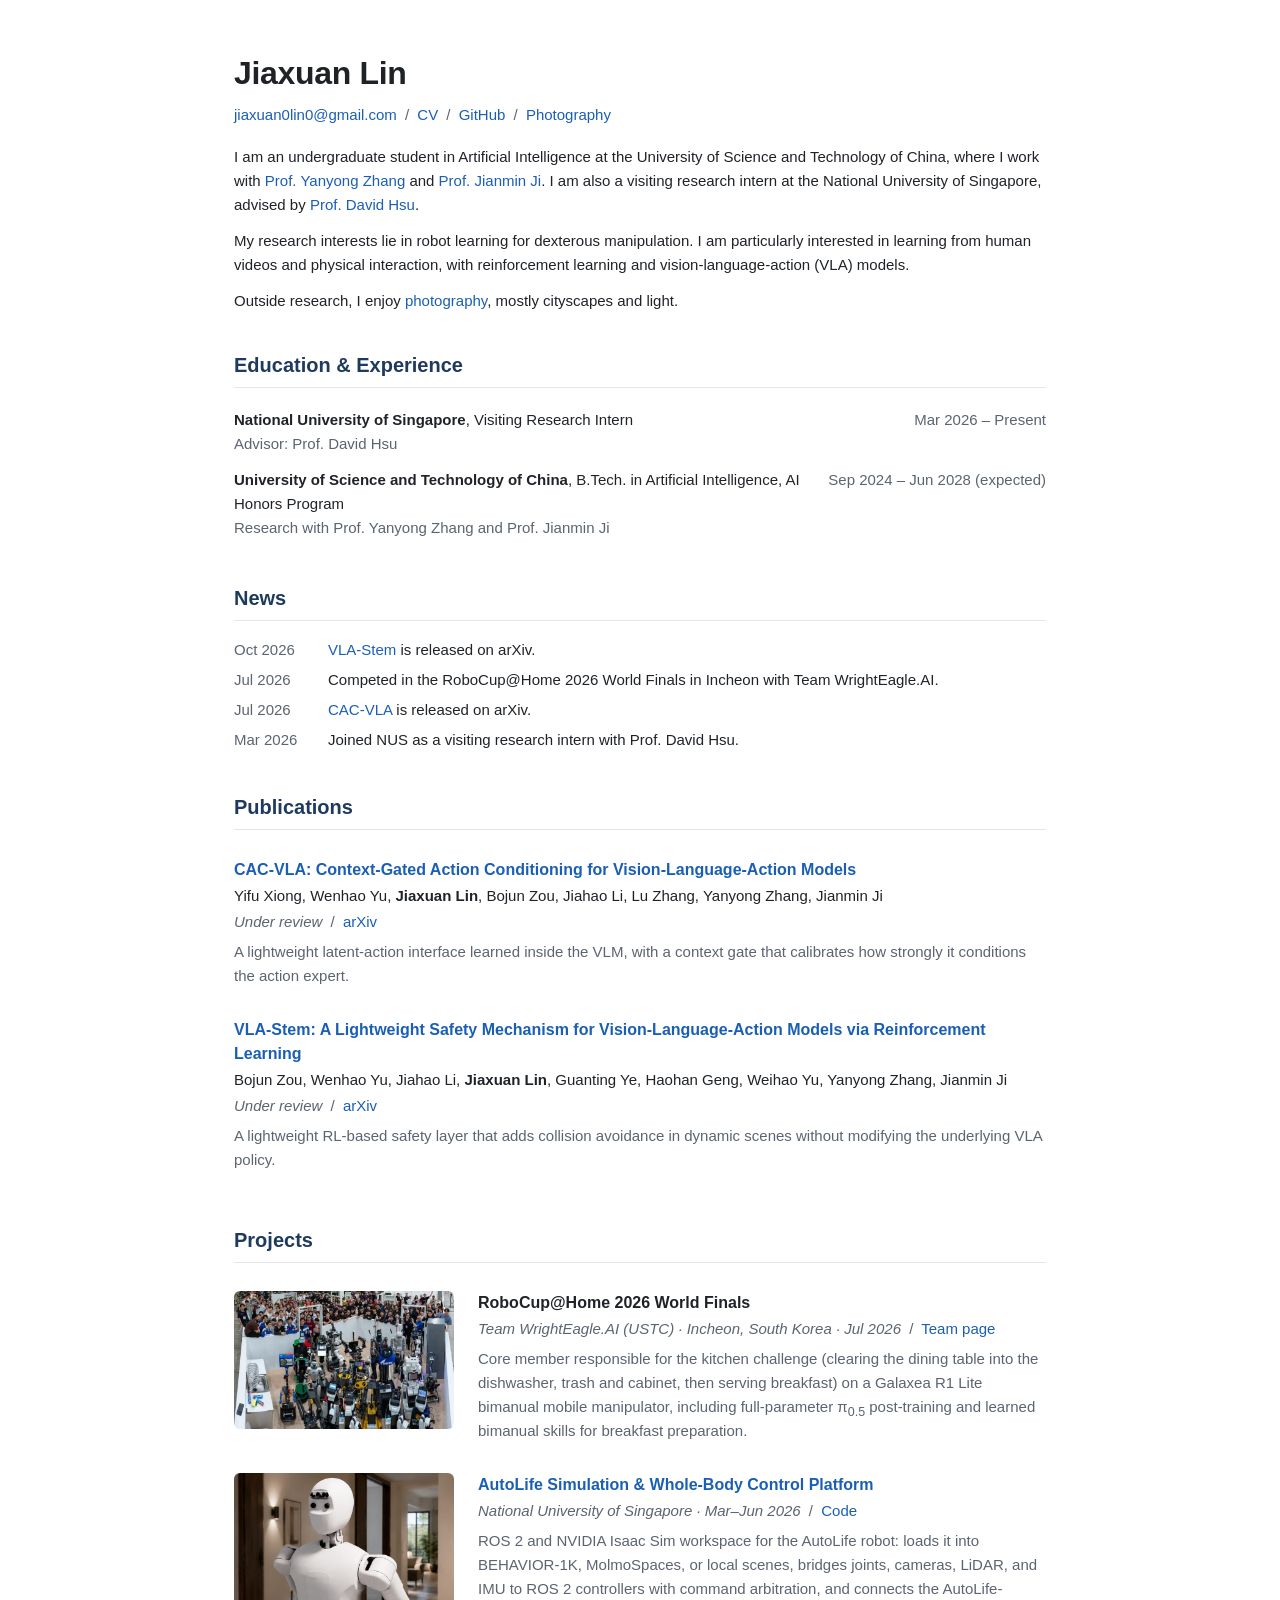
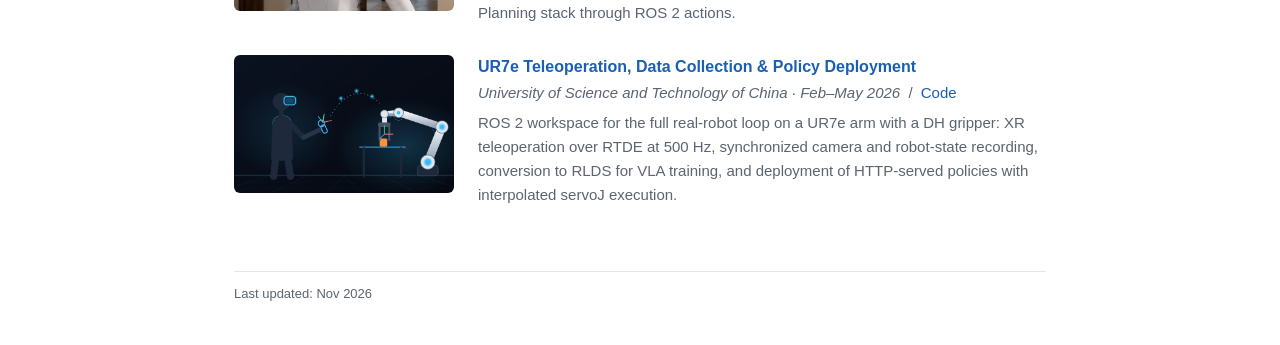
<file: index.html>
<!DOCTYPE html>
<html lang="en">
<head>
  <meta charset="utf-8">
  <meta name="viewport" content="width=device-width, initial-scale=1">
  <title>Jiaxuan Lin</title>
  <meta name="description" content="Jiaxuan Lin — undergraduate researcher in robot learning for dexterous manipulation (USTC, NUS).">
  <meta name="author" content="Jiaxuan Lin">
  <link rel="icon" href="data:,">
  <link rel="canonical" href="https://jiaxuan0lin0.github.io/">
  <meta property="og:type" content="website">
  <meta property="og:url" content="https://jiaxuan0lin0.github.io/">
  <meta property="og:title" content="Jiaxuan Lin">
  <meta property="og:description" content="Undergraduate researcher in robot learning for dexterous manipulation (USTC, NUS).">
  <link rel="stylesheet" href="stylesheet.css">
</head>
<body>
<main class="page">

  <!-- ================= HEADER ================= -->
  <header class="intro">
    <h1>Jiaxuan Lin</h1>
    <p class="links">
      <a id="email-link" href="#">Email</a><noscript> (jiaxuan0lin0 [at] gmail [dot] com)</noscript> <span class="dot">/</span>
      <a href="files/Jiaxuan_Lin_CV.pdf">CV</a> <span class="dot">/</span>
      <a href="https://github.com/jiaxuan0lin0">GitHub</a> <span class="dot">/</span>
      <a href="photography.html">Photography</a>
      <!-- Add when ready:
      <span class="dot">/</span> <a href="https://scholar.google.com/citations?user=YOUR-ID">Google Scholar</a>
      -->
    </p>
    <p>
      I am an undergraduate student in Artificial Intelligence at the
      University of Science and Technology of China, where I work with
      <a href="https://faculty.ustc.edu.cn/zhangyanyong/en/index.htm">Prof. Yanyong Zhang</a> and <a href="http://staff.ustc.edu.cn/~jianmin/">Prof. Jianmin Ji</a>. I am also a visiting research intern at the
      National University of Singapore, advised by
      <a href="https://www.comp.nus.edu.sg/~dyhsu/">Prof. David Hsu</a>.
    </p>
    <p>
      My research interests lie in robot learning for dexterous manipulation. I am particularly
      interested in learning from human videos and physical interaction, with reinforcement
      learning and vision-language-action (VLA) models.
    </p>
    <p>
      Outside research, I enjoy <a href="photography.html">photography</a>, mostly cityscapes and light.
    </p>
  </header>

  <!-- ================= EDUCATION & EXPERIENCE ================= -->
  <section>
    <h2>Education &amp; Experience</h2>
    <ul class="timeline">
      <li>
        <div><strong>National University of Singapore</strong>, Visiting Research Intern<br>
          <span class="muted">Advisor: Prof. David Hsu</span></div>
        <span class="when">Mar 2026 &ndash; Present</span>
      </li>
      <li>
        <div><strong>University of Science and Technology of China</strong>, B.Tech. in Artificial Intelligence, AI Honors Program<br>
          <span class="muted">Research with Prof. Yanyong Zhang and Prof. Jianmin Ji</span></div>
        <span class="when">Sep 2024 &ndash; Jun 2028 (expected)</span>
      </li>
    </ul>
  </section>

  <!-- ================= NEWS ================= -->
  <section>
    <h2>News</h2>
    <ul class="news">
      <li><span class="date">Oct 2026</span> <span><a href="https://arxiv.org/abs/2610.37378">VLA-Stem</a> is released on arXiv.</span></li>
      <li><span class="date">Jul 2026</span> <span>Competed in the RoboCup@Home 2026 World Finals in Incheon with Team WrightEagle.AI.</span></li>
      <li><span class="date">Jul 2026</span> <span><a href="https://arxiv.org/abs/2607.04816">CAC-VLA</a> is released on arXiv.</span></li>
      <li><span class="date">Mar 2026</span> <span>Joined NUS as a visiting research intern with Prof. David Hsu.</span></li>
    </ul>
  </section>

  <!-- ================= PUBLICATIONS ================= -->
  <!-- To add a thumbnail later, put <div class="thumb"><img src="images/..."></div>
       as the first child of the <article>, as in the Projects section. -->
  <section>
    <h2>Publications</h2>

    <article class="item">
      <div class="item-text">
        <a class="title" href="https://arxiv.org/abs/2607.04816">CAC-VLA: Context-Gated Action Conditioning for Vision-Language-Action Models</a>
        <p class="authors">Yifu Xiong, Wenhao Yu, <strong>Jiaxuan Lin</strong>, Bojun Zou, Jiahao Li, Lu Zhang, Yanyong Zhang, Jianmin Ji</p>
        <p class="meta"><span class="venue">Under review</span> <span class="dot">/</span> <a href="https://arxiv.org/abs/2607.04816">arXiv</a></p>
        <p class="tldr">A lightweight latent-action interface learned inside the VLM, with a context gate that calibrates how strongly it conditions the action expert.</p>
      </div>
    </article>

    <article class="item">
      <div class="item-text">
        <a class="title" href="https://arxiv.org/abs/2610.37378">VLA-Stem: A Lightweight Safety Mechanism for Vision-Language-Action Models via Reinforcement Learning</a>
        <p class="authors">Bojun Zou, Wenhao Yu, Jiahao Li, <strong>Jiaxuan Lin</strong>, Guanting Ye, Haohan Geng, Weihao Yu, Yanyong Zhang, Jianmin Ji</p>
        <p class="meta"><span class="venue">Under review</span> <span class="dot">/</span> <a href="https://arxiv.org/abs/2610.37378">arXiv</a></p>
        <p class="tldr">A lightweight RL-based safety layer that adds collision avoidance in dynamic scenes without modifying the underlying VLA policy.</p>
      </div>
    </article>
  </section>

  <!-- ================= PROJECTS ================= -->
  <section>
    <h2>Projects</h2>

    <article class="item">
      <div class="thumb">
        <a href="images/robocup2026.jpg"><img src="images/robocup2026_thumb.jpg"
           alt="Teams and robots at the RoboCup@Home 2026 World Finals in Incheon" loading="lazy"></a>
      </div>
      <div class="item-text">
        <span class="title">RoboCup@Home 2026 World Finals</span>
        <p class="meta"><span class="venue">Team WrightEagle.AI (USTC) &middot; Incheon, South Korea &middot; Jul 2026</span>
          <span class="dot">/</span> <a href="http://staff.ustc.edu.cn/~jianmin/wrighteagle">Team page</a></p>
        <p class="tldr">Core member responsible for the kitchen challenge (clearing the dining table into the dishwasher, trash and
          cabinet, then serving breakfast) on a Galaxea R1 Lite bimanual mobile manipulator, including full-parameter &pi;<sub>0.5</sub> post-training and learned bimanual skills
          for breakfast preparation.</p>
      </div>
    </article>

    <article class="item">
      <div class="thumb">
        <a href="https://github.com/jiaxuan0lin0/Autolife_Sim"><img src="images/autolife-sim_thumb.jpg"
           alt="The AutoLife humanoid robot in an indoor scene" loading="lazy"></a>
      </div>
      <div class="item-text">
        <a class="title" href="https://github.com/jiaxuan0lin0/Autolife_Sim">AutoLife Simulation &amp; Whole-Body Control Platform</a>
        <p class="meta"><span class="venue">National University of Singapore &middot; Mar&ndash;Jun 2026</span>
          <span class="dot">/</span> <a href="https://github.com/jiaxuan0lin0/Autolife_Sim">Code</a></p>
        <p class="tldr">ROS&nbsp;2 and NVIDIA Isaac Sim workspace for the AutoLife robot: loads it into BEHAVIOR-1K, MolmoSpaces,
          or local scenes, bridges joints, cameras, LiDAR, and IMU to ROS&nbsp;2 controllers with command arbitration,
          and connects the AutoLife-Planning stack through ROS&nbsp;2 actions.</p>
      </div>
    </article>

    <article class="item">
      <div class="thumb">
        <a href="https://github.com/jiaxuan0lin0/UR_ros2"><img src="images/ur-ros2_thumb.jpg"
           alt="Illustration: an operator in an XR headset teleoperates a robot arm" loading="lazy"></a>
      </div>
      <div class="item-text">
        <a class="title" href="https://github.com/jiaxuan0lin0/UR_ros2">UR7e Teleoperation, Data Collection &amp; Policy Deployment</a>
        <p class="meta"><span class="venue">University of Science and Technology of China &middot; Feb&ndash;May 2026</span>
          <span class="dot">/</span> <a href="https://github.com/jiaxuan0lin0/UR_ros2">Code</a></p>
        <p class="tldr">ROS&nbsp;2 workspace for the full real-robot loop on a UR7e arm with a DH gripper: XR teleoperation
          over RTDE at 500&nbsp;Hz, synchronized camera and robot-state recording, conversion to RLDS for VLA training,
          and deployment of HTTP-served policies with interpolated servoJ execution.</p>
      </div>
    </article>
  </section>

  <footer>
    Last updated: Nov 2026
  </footer>

</main>
<script>
  // Assemble the address in the browser so it is not exposed to scrapers.
  (function () {
    var u = "jiaxuan0lin0", d = "gmail.com";
    var el = document.getElementById("email-link");
    if (el) { el.href = "mailto:" + u + "@" + d; el.textContent = u + "@" + d; }
  })();
</script>
</body>
</html>
</file>
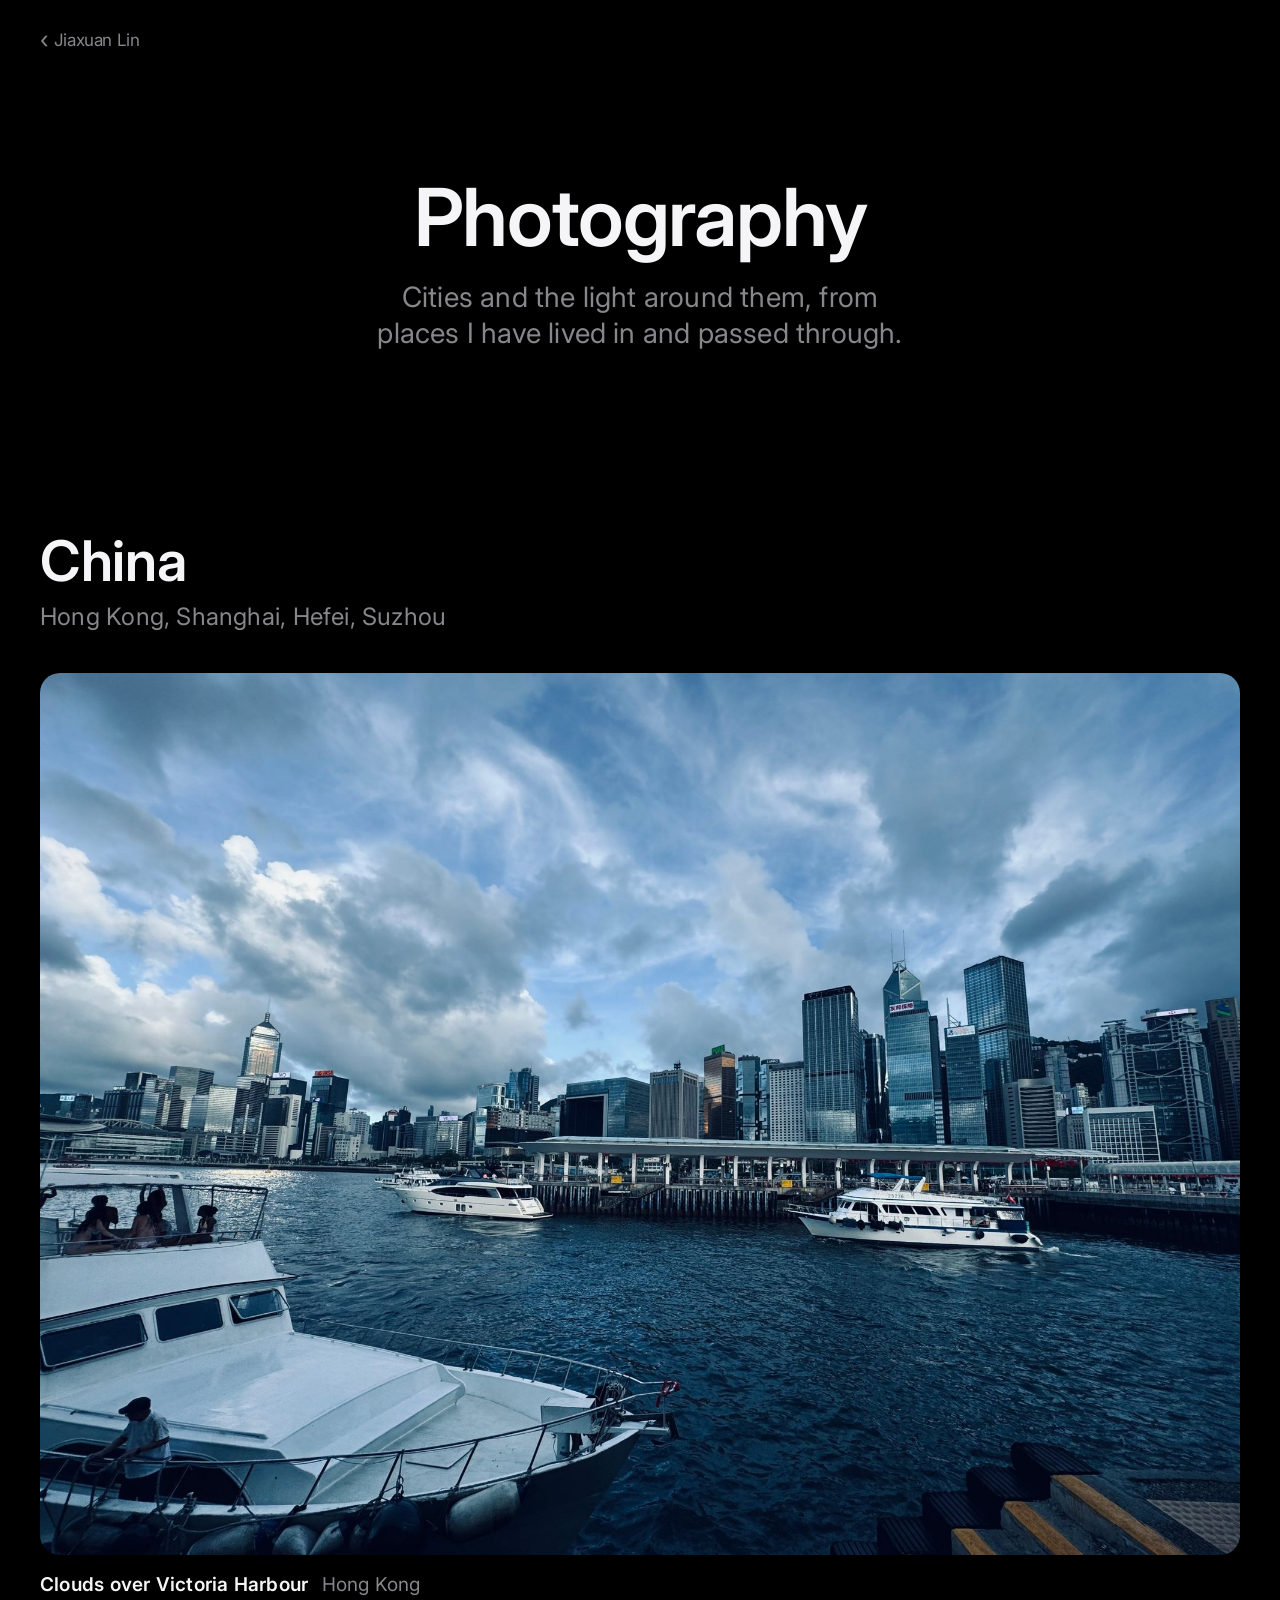
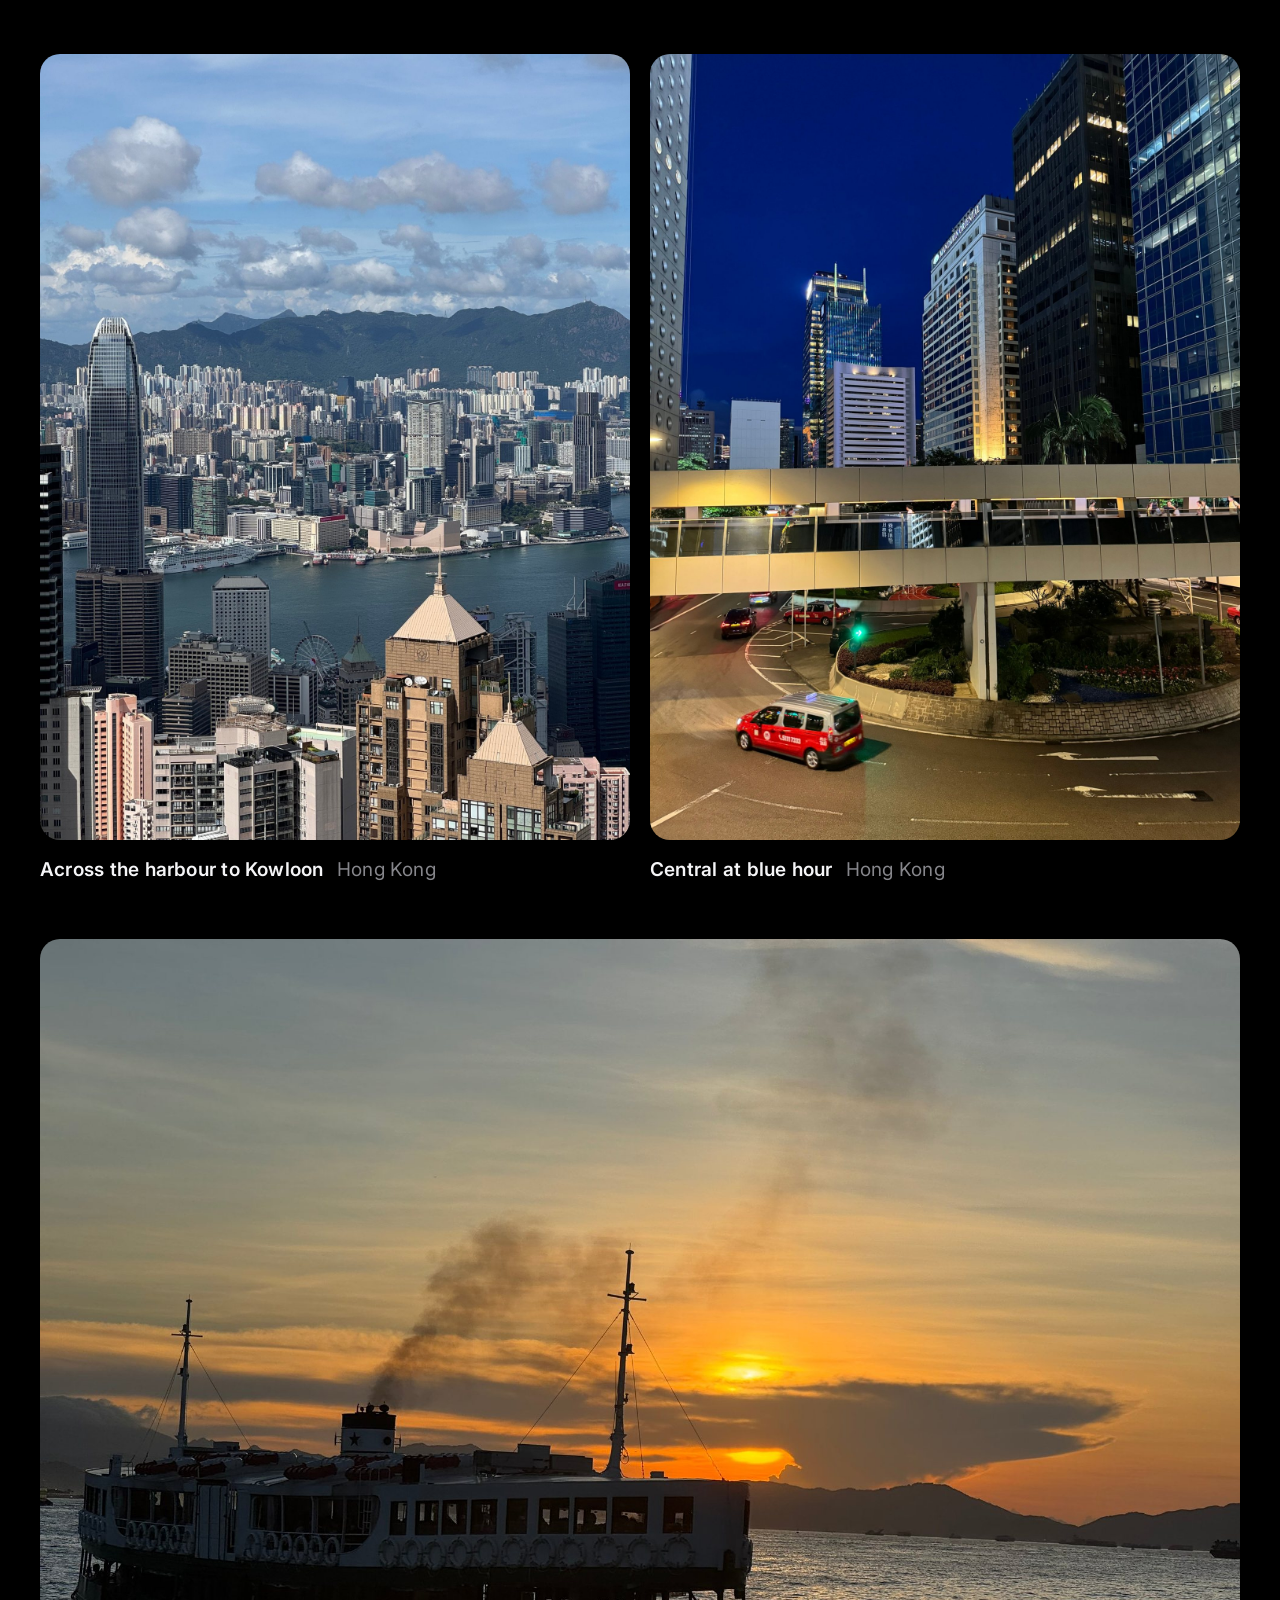
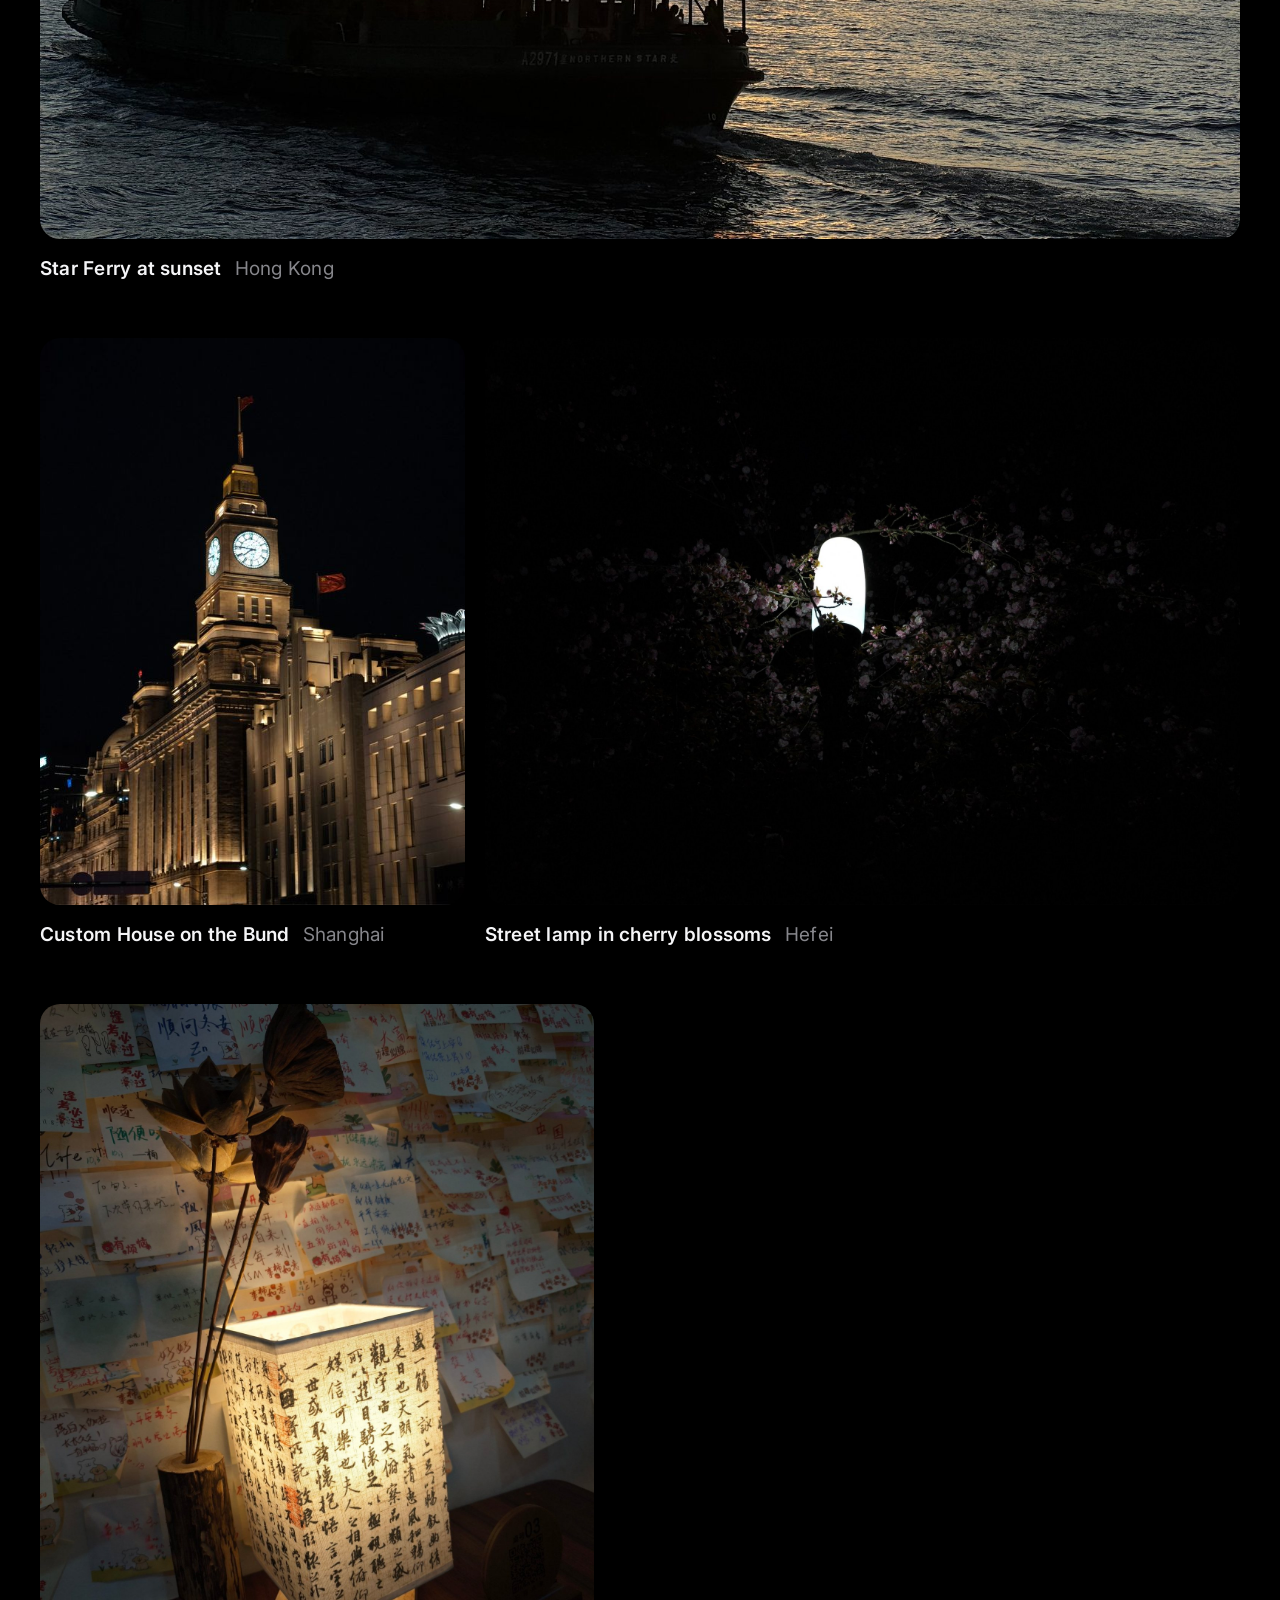
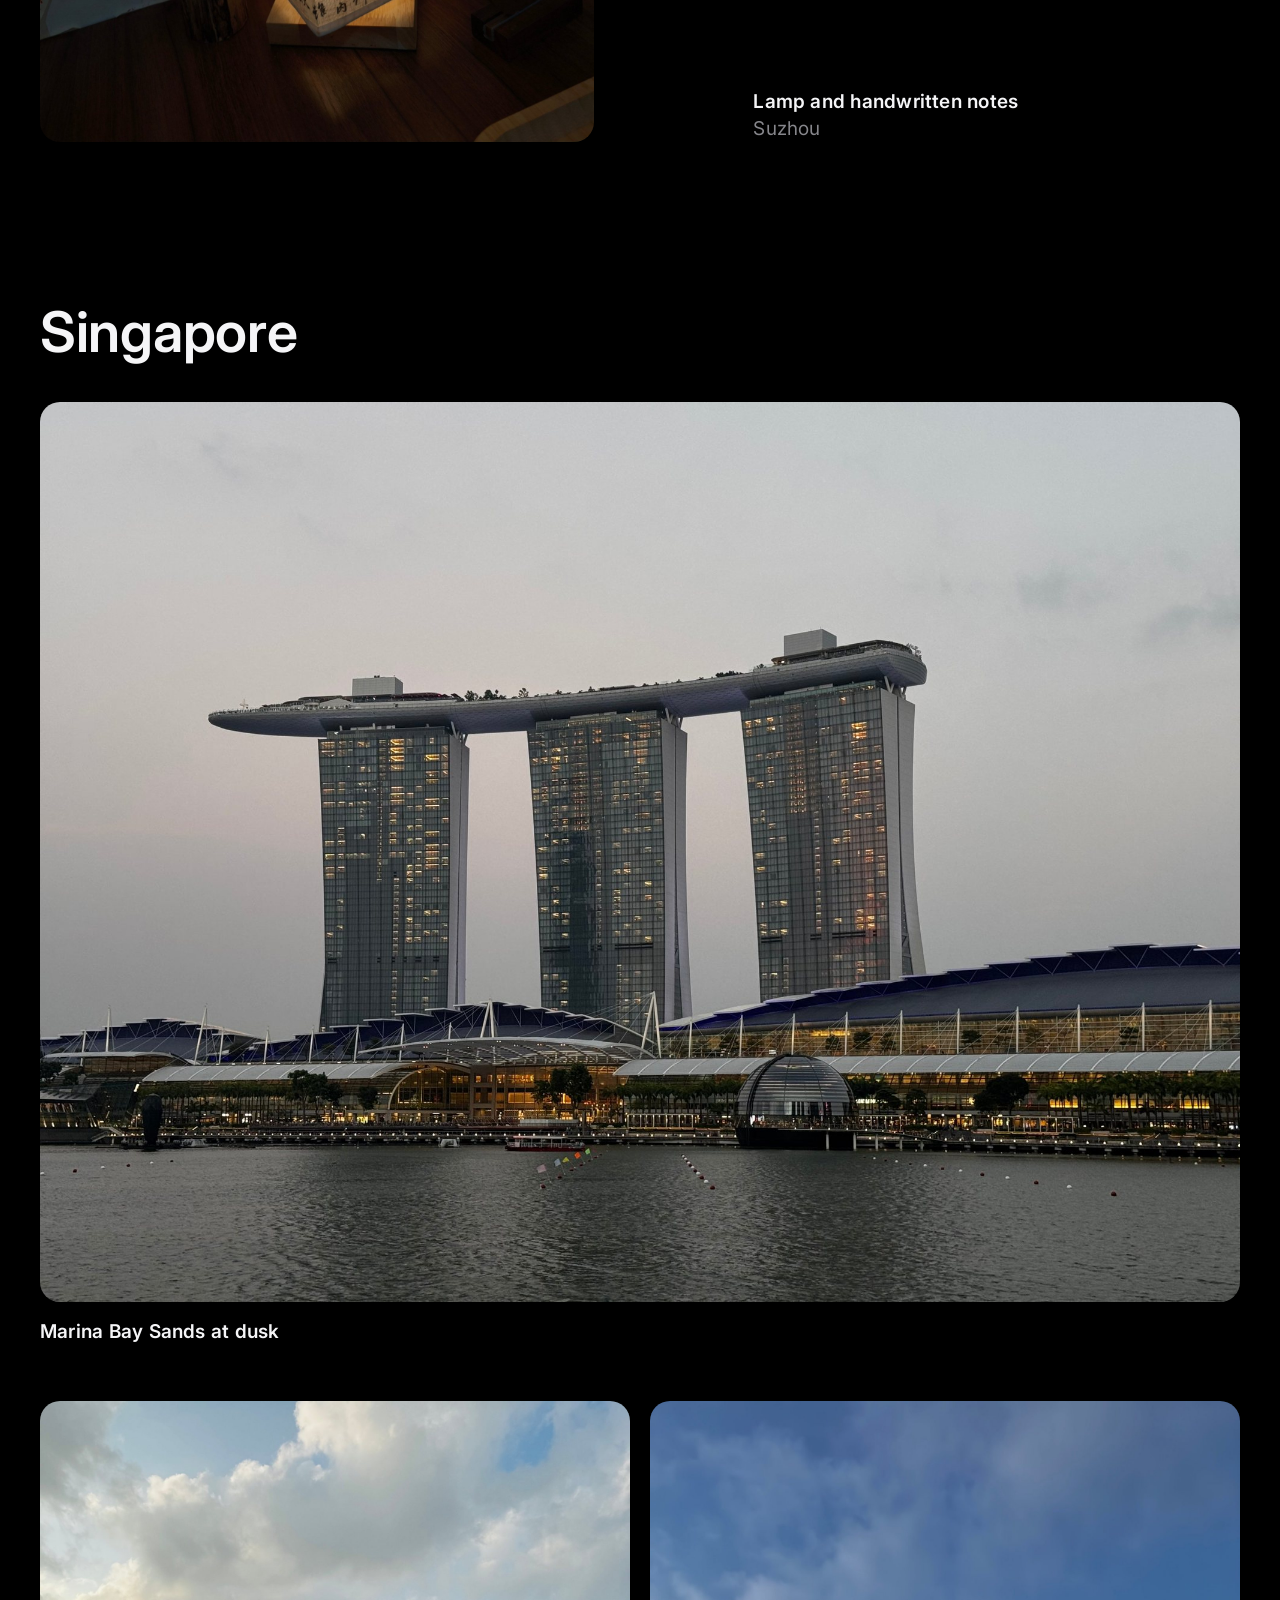
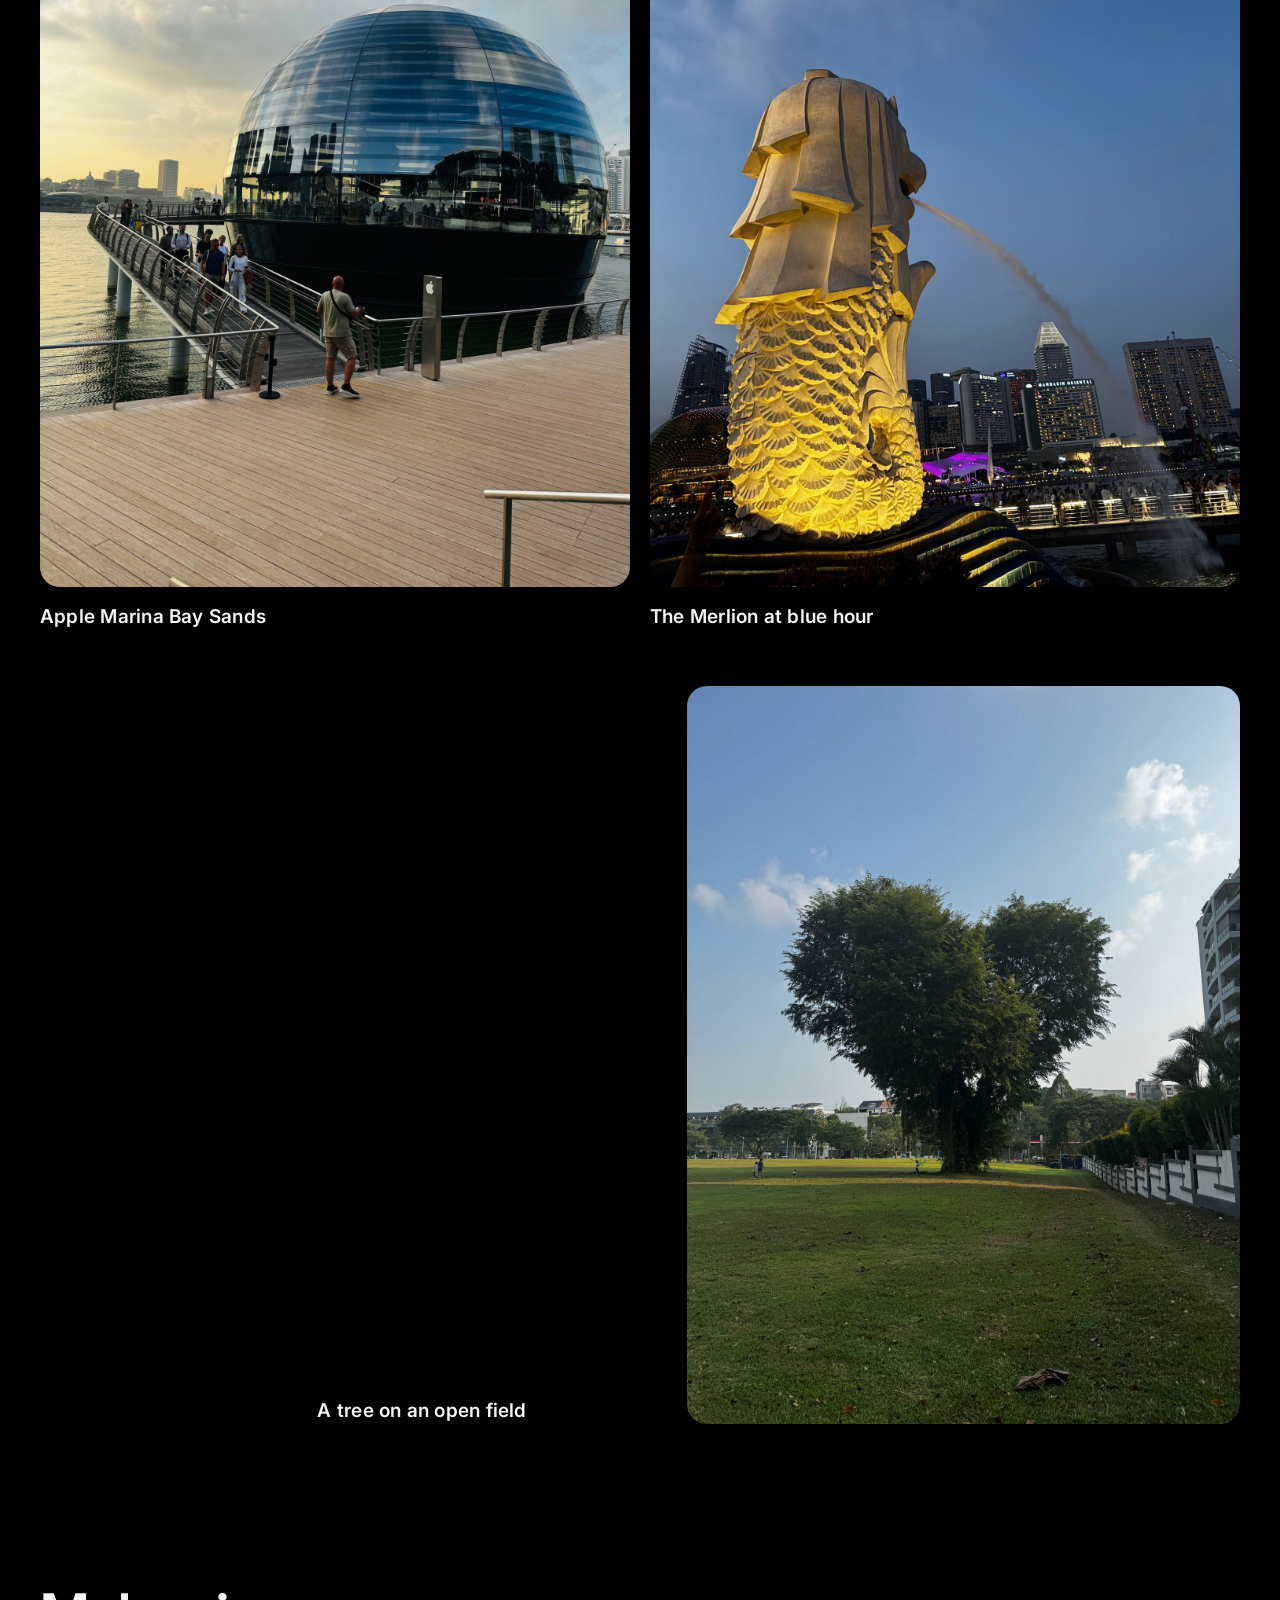
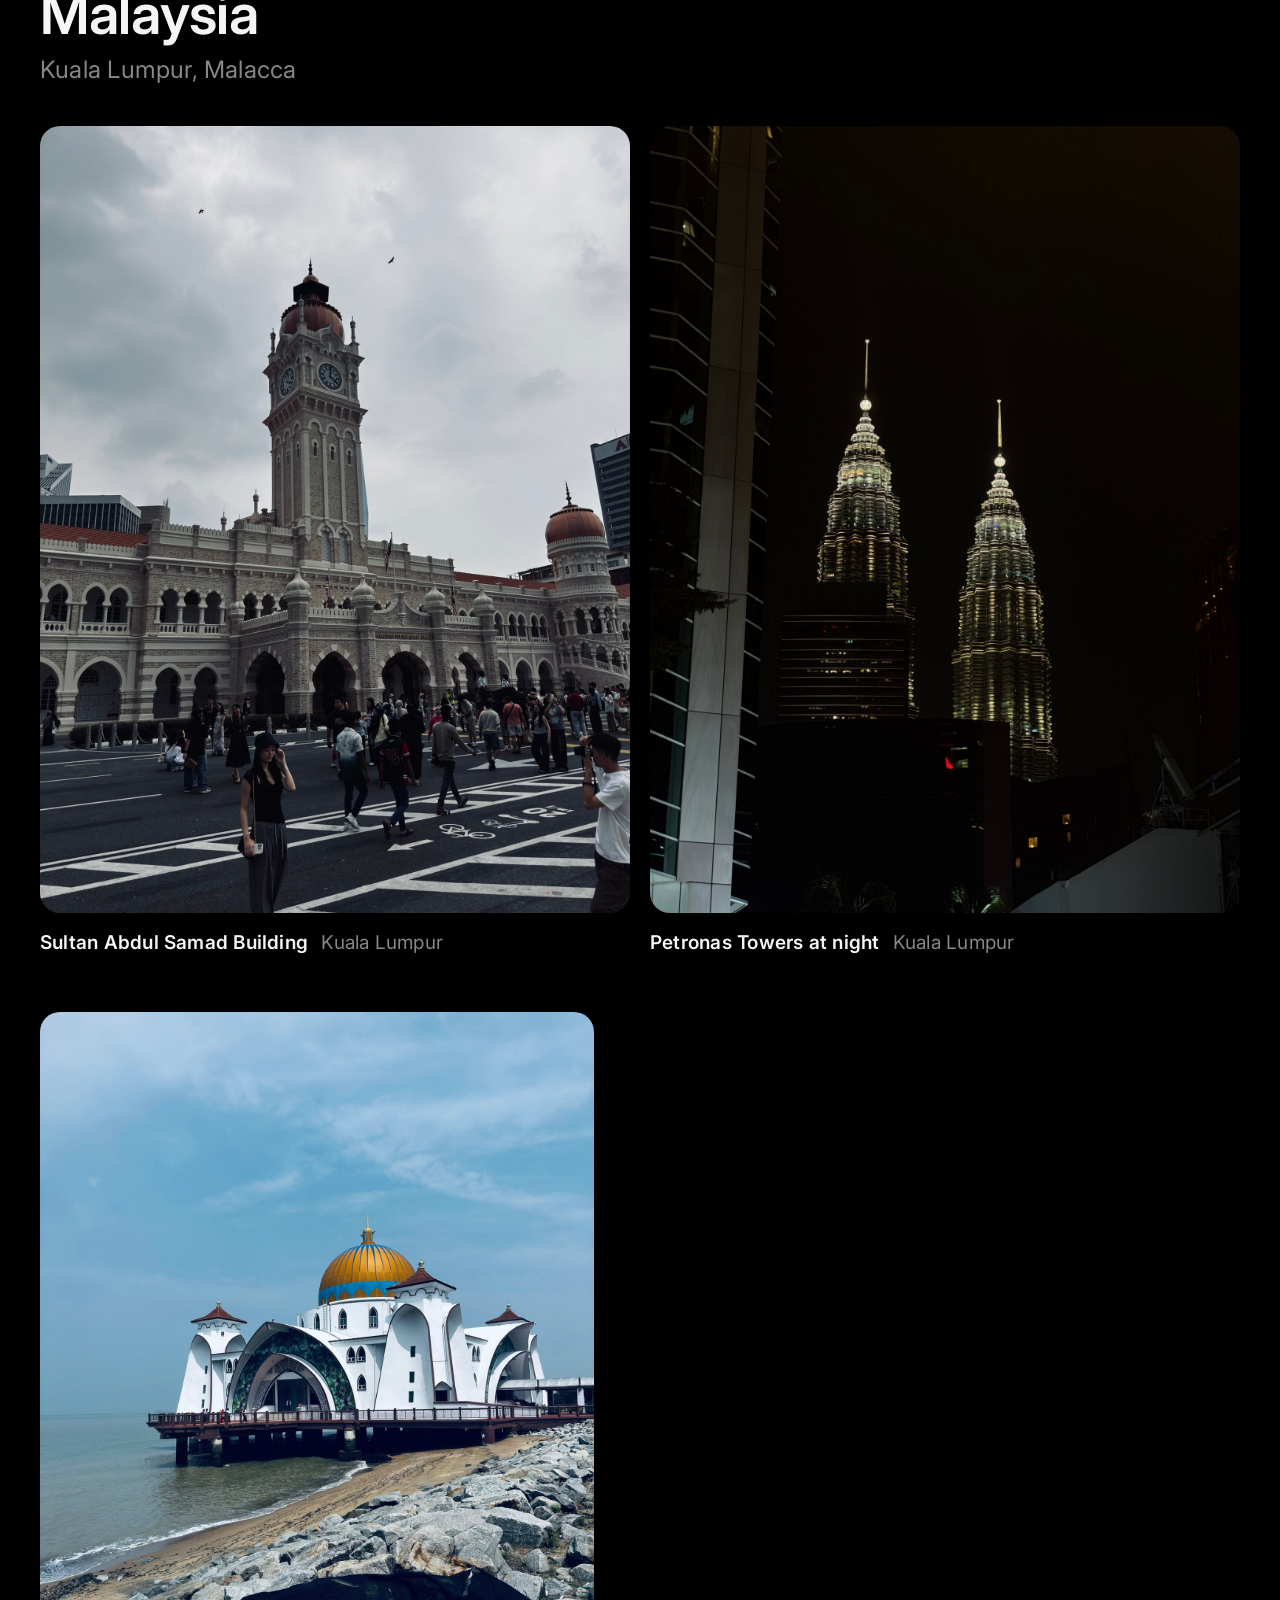
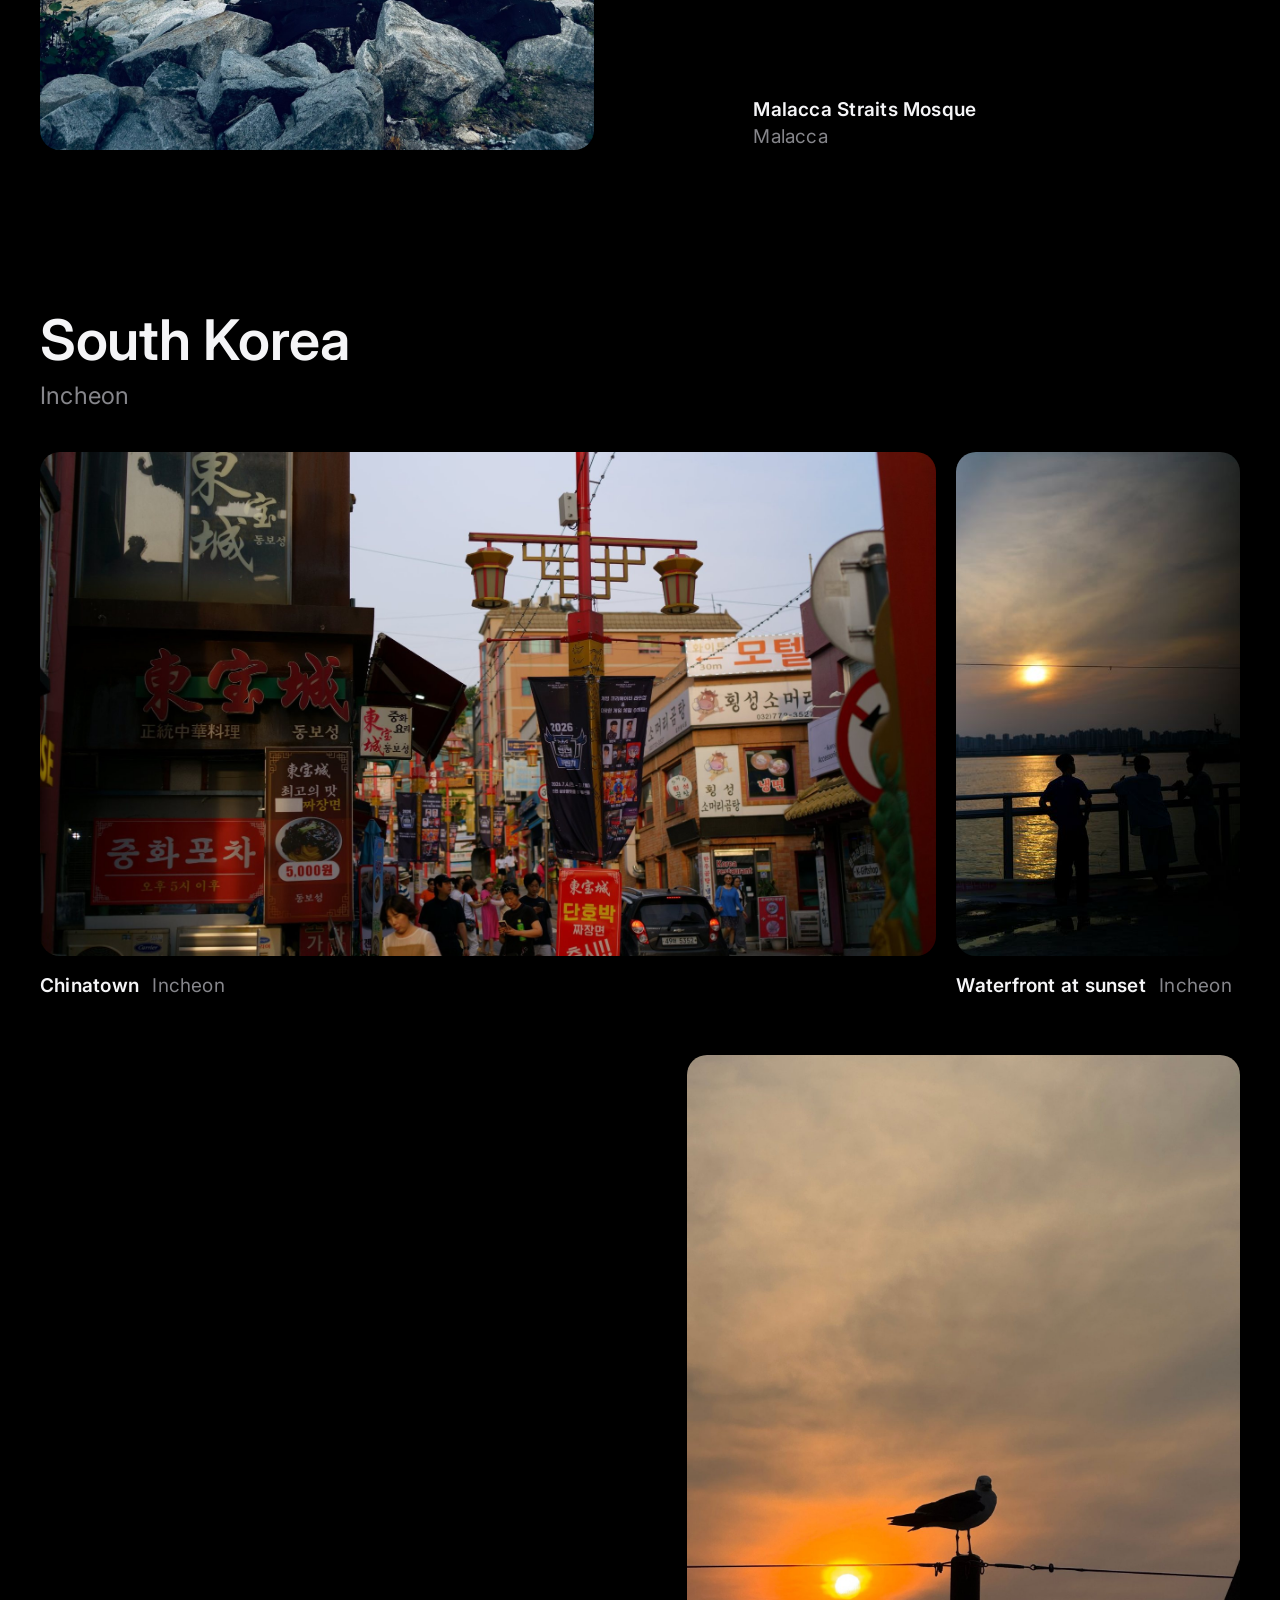
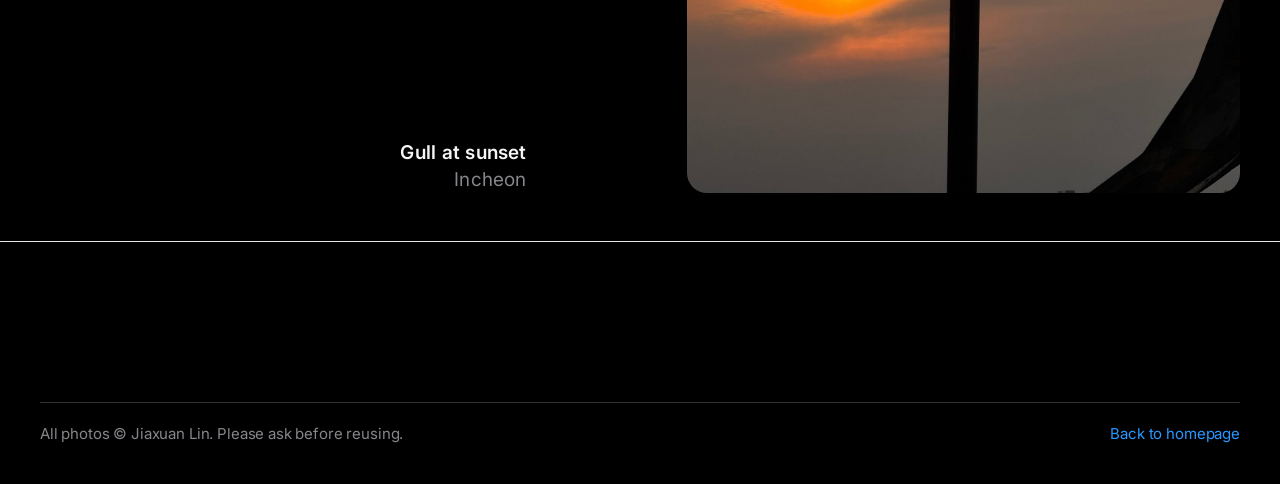
<file: photography.html>
<!DOCTYPE html>
<html lang="en">
<head>
  <meta charset="utf-8">
  <meta name="viewport" content="width=device-width, initial-scale=1">
  <title>Photography — Jiaxuan Lin</title>
  <meta name="description" content="Photographs of cities and light by Jiaxuan Lin.">
  <meta name="author" content="Jiaxuan Lin">
  <link rel="icon" href="data:,">
  <meta name="theme-color" content="#000000">
  <link rel="canonical" href="https://jiaxuan0lin0.github.io/photography.html">
  <meta property="og:type" content="website">
  <meta property="og:url" content="https://jiaxuan0lin0.github.io/photography.html">
  <meta property="og:title" content="Photography — Jiaxuan Lin">
  <meta property="og:image" content="https://jiaxuan0lin0.github.io/photos/hk-star-ferry-sunset_thumb.jpg">
  <link rel="stylesheet" href="stylesheet.css">
  <link rel="stylesheet" href="photography.css">
</head>
<body class="photo-page">

<!--
  One chapter per country. Row types inside a chapter:
    figure.wide            one landscape photo across the column
    div.pair               two photos at equal height; each figure sets --ar (width / height)
    figure.solo.solo-left  one portrait photo with its caption beside it (also .solo-right); set --ar
  data-place on a figure is the city; it appears in small type under the photo and is collected
  automatically into the list next to the chapter title. Leave it out where the country says enough
  (as for Singapore).
  To add a photo: put NAME.jpg (long side ~2000px) and NAME_thumb.jpg (long side ~800px) in photos/,
  copy a figure, and update the file names, --ar, width/height, data-place and caption.
  To add a country: copy a whole <section class="chapter">. Remove location data from photos before uploading.
-->

<header class="ph-head">
  <div class="ph-inner">
    <a class="back" href="index.html">Jiaxuan Lin</a>
    <div class="ph-title">
      <h1>Photography</h1>
      <p class="lede">
        Cities and the light around them, from places I have lived in and passed through.
      </p>
    </div>
  </div>
</header>

<main>

  <!-- ================= CHINA ================= -->
  <section class="chapter" data-country="China" aria-labelledby="china">
    <div class="ph-inner">
      <div class="chapter-head">
        <h2 id="china">China</h2>
        <p class="cities"></p>
      </div>

      <figure class="wide" data-place="Hong Kong">
        <a href="photos/hk-harbour-clouds.jpg"><img
            src="photos/hk-harbour-clouds_thumb.jpg"
            srcset="photos/hk-harbour-clouds_thumb.jpg 800w, photos/hk-harbour-clouds.jpg 2000w"
            sizes="(max-width: 1184px) 100vw, 1120px"
            width="800" height="588" alt="Boats on Victoria Harbour beneath dramatic clouds"></a>
        <figcaption><em>Clouds over Victoria Harbour</em> <span class="place">Hong Kong</span></figcaption>
      </figure>

      <div class="pair">
        <figure style="--ar: 0.75" data-place="Hong Kong">
          <a href="photos/hk-victoria-harbour.jpg"><img
              src="photos/hk-victoria-harbour_thumb.jpg"
              srcset="photos/hk-victoria-harbour_thumb.jpg 600w, photos/hk-victoria-harbour.jpg 1500w"
              sizes="(max-width: 640px) 100vw, 50vw"
              width="600" height="800" loading="lazy" alt="Victoria Harbour and Kowloon seen from high above Central"></a>
          <figcaption><em>Across the harbour to Kowloon</em> <span class="place">Hong Kong</span></figcaption>
        </figure>
        <figure style="--ar: 0.75" data-place="Hong Kong">
          <a href="photos/hk-central-dusk.jpg"><img
              src="photos/hk-central-dusk_thumb.jpg"
              srcset="photos/hk-central-dusk_thumb.jpg 600w, photos/hk-central-dusk.jpg 1500w"
              sizes="(max-width: 640px) 100vw, 50vw"
              width="600" height="800" loading="lazy" alt="Central district towers and a footbridge at blue hour, a red taxi below"></a>
          <figcaption><em>Central at blue hour</em> <span class="place">Hong Kong</span></figcaption>
        </figure>
      </div>

      <figure class="wide" data-place="Hong Kong">
        <a href="photos/hk-star-ferry-sunset.jpg"><img
            src="photos/hk-star-ferry-sunset_thumb.jpg"
            srcset="photos/hk-star-ferry-sunset_thumb.jpg 800w, photos/hk-star-ferry-sunset.jpg 2000w"
            sizes="(max-width: 1184px) 100vw, 1120px"
            width="800" height="600" loading="lazy" alt="Star Ferry crossing Victoria Harbour at sunset"></a>
        <figcaption><em>Star Ferry at sunset</em> <span class="place">Hong Kong</span></figcaption>
      </figure>

      <div class="pair">
        <figure style="--ar: 0.75" data-place="Shanghai">
          <a href="photos/shanghai-custom-house.jpg"><img
              src="photos/shanghai-custom-house_thumb.jpg"
              srcset="photos/shanghai-custom-house_thumb.jpg 600w, photos/shanghai-custom-house.jpg 1500w"
              sizes="(max-width: 640px) 100vw, 36vw"
              width="600" height="800" loading="lazy" alt="The Custom House clock tower on the Bund at night"></a>
          <figcaption><em>Custom House on the Bund</em> <span class="place">Shanghai</span></figcaption>
        </figure>
        <figure style="--ar: 1.3333" data-place="Hefei">
          <a href="photos/lamp-in-blossoms.jpg"><img
              src="photos/lamp-in-blossoms_thumb.jpg"
              srcset="photos/lamp-in-blossoms_thumb.jpg 800w, photos/lamp-in-blossoms.jpg 2000w"
              sizes="(max-width: 640px) 100vw, 64vw"
              width="800" height="600" loading="lazy" alt="A street lamp glowing among cherry blossoms at night"></a>
          <figcaption><em>Street lamp in cherry blossoms</em> <span class="place">Hefei</span></figcaption>
        </figure>
      </div>

      <figure class="solo solo-left" style="--ar: 0.75" data-place="Suzhou">
        <a href="photos/lamp-and-notes.jpg"><img
            src="photos/lamp-and-notes_thumb.jpg"
            srcset="photos/lamp-and-notes_thumb.jpg 600w, photos/lamp-and-notes.jpg 1500w"
            sizes="(max-width: 640px) 100vw, 58vw"
            width="600" height="800" loading="lazy" alt="A calligraphy lampshade glowing in front of a wall of handwritten notes"></a>
        <figcaption><em>Lamp and handwritten notes</em> <span class="place">Suzhou</span></figcaption>
      </figure>
    </div>
  </section>

  <!-- ================= SINGAPORE ================= -->
  <section class="chapter" data-country="Singapore" aria-labelledby="singapore">
    <div class="ph-inner">
      <div class="chapter-head">
        <h2 id="singapore">Singapore</h2>
        <p class="cities"></p>
      </div>

      <figure class="wide">
        <a href="photos/sg-marina-bay-sands.jpg"><img
            src="photos/sg-marina-bay-sands_thumb.jpg"
            srcset="photos/sg-marina-bay-sands_thumb.jpg 800w, photos/sg-marina-bay-sands.jpg 2000w"
            sizes="(max-width: 1184px) 100vw, 1120px"
            width="800" height="600" loading="lazy" alt="Marina Bay Sands towers across the water at dusk, the glass dome of the Apple store below"></a>
        <figcaption><em>Marina Bay Sands at dusk</em></figcaption>
      </figure>

      <div class="pair">
        <figure style="--ar: 0.75">
          <a href="photos/sg-apple-marina-bay.jpg"><img
              src="photos/sg-apple-marina-bay_thumb.jpg"
              srcset="photos/sg-apple-marina-bay_thumb.jpg 600w, photos/sg-apple-marina-bay.jpg 1500w"
              sizes="(max-width: 640px) 100vw, 50vw"
              width="600" height="800" loading="lazy" alt="The glass dome of Apple Marina Bay Sands on the water, people crossing the walkway"></a>
          <figcaption><em>Apple Marina Bay Sands</em></figcaption>
        </figure>
        <figure style="--ar: 0.75">
          <a href="photos/sg-merlion.jpg"><img
              src="photos/sg-merlion_thumb.jpg"
              srcset="photos/sg-merlion_thumb.jpg 600w, photos/sg-merlion.jpg 1500w"
              sizes="(max-width: 640px) 100vw, 50vw"
              width="600" height="800" loading="lazy" alt="The Merlion statue lit at blue hour, water arcing from its mouth toward the skyline"></a>
          <figcaption><em>The Merlion at blue hour</em></figcaption>
        </figure>
      </div>

      <figure class="solo solo-right" style="--ar: 0.75">
        <a href="photos/sg-tree-field.jpg"><img
            src="photos/sg-tree-field_thumb.jpg"
            srcset="photos/sg-tree-field_thumb.jpg 600w, photos/sg-tree-field.jpg 1500w"
            sizes="(max-width: 640px) 100vw, 58vw"
            width="600" height="800" loading="lazy" alt="A large tree standing alone on a sunny grass field beside a condominium"></a>
        <figcaption><em>A tree on an open field</em></figcaption>
      </figure>
    </div>
  </section>

  <!-- ================= MALAYSIA ================= -->
  <section class="chapter" data-country="Malaysia" aria-labelledby="malaysia">
    <div class="ph-inner">
      <div class="chapter-head">
        <h2 id="malaysia">Malaysia</h2>
        <p class="cities"></p>
      </div>

      <div class="pair">
        <figure style="--ar: 0.75" data-place="Kuala Lumpur">
          <a href="photos/kl-sultan-abdul-samad.jpg"><img
              src="photos/kl-sultan-abdul-samad_thumb.jpg"
              srcset="photos/kl-sultan-abdul-samad_thumb.jpg 600w, photos/kl-sultan-abdul-samad.jpg 1500w"
              sizes="(max-width: 640px) 100vw, 50vw"
              width="600" height="800" loading="lazy" alt="Sultan Abdul Samad Building and its clock tower under a cloudy sky"></a>
          <figcaption><em>Sultan Abdul Samad Building</em> <span class="place">Kuala Lumpur</span></figcaption>
        </figure>
        <figure style="--ar: 0.75" data-place="Kuala Lumpur">
          <a href="photos/kl-petronas-night.jpg"><img
              src="photos/kl-petronas-night_thumb.jpg"
              srcset="photos/kl-petronas-night_thumb.jpg 600w, photos/kl-petronas-night.jpg 1500w"
              sizes="(max-width: 640px) 100vw, 50vw"
              width="600" height="800" loading="lazy" alt="Petronas Twin Towers lit up at night"></a>
          <figcaption><em>Petronas Towers at night</em> <span class="place">Kuala Lumpur</span></figcaption>
        </figure>
      </div>

      <figure class="solo solo-left" style="--ar: 0.75" data-place="Malacca">
        <a href="photos/malacca-straits-mosque.jpg"><img
            src="photos/malacca-straits-mosque_thumb.jpg"
            srcset="photos/malacca-straits-mosque_thumb.jpg 600w, photos/malacca-straits-mosque.jpg 1500w"
            sizes="(max-width: 640px) 100vw, 58vw"
            width="600" height="800" loading="lazy" alt="The white Malacca Straits Mosque on stilts over the sea, rocks in the foreground"></a>
        <figcaption><em>Malacca Straits Mosque</em> <span class="place">Malacca</span></figcaption>
      </figure>
    </div>
  </section>

  <!-- ================= SOUTH KOREA ================= -->
  <section class="chapter" data-country="South Korea" aria-labelledby="south-korea">
    <div class="ph-inner">
      <div class="chapter-head">
        <h2 id="south-korea">South Korea</h2>
        <p class="cities"></p>
      </div>

      <div class="pair">
        <figure style="--ar: 1.7778" data-place="Incheon">
          <a href="photos/incheon-chinatown.jpg"><img
              src="photos/incheon-chinatown_thumb.jpg"
              srcset="photos/incheon-chinatown_thumb.jpg 800w, photos/incheon-chinatown.jpg 2000w"
              sizes="(max-width: 640px) 100vw, 76vw"
              width="800" height="450" loading="lazy" alt="Street with Chinese restaurant signs in Incheon Chinatown"></a>
          <figcaption><em>Chinatown</em> <span class="place">Incheon</span></figcaption>
        </figure>
        <figure style="--ar: 0.5625" data-place="Incheon">
          <a href="photos/incheon-sunset.jpg"><img
              src="photos/incheon-sunset_thumb.jpg"
              srcset="photos/incheon-sunset_thumb.jpg 450w, photos/incheon-sunset.jpg 1125w"
              sizes="(max-width: 640px) 100vw, 24vw"
              width="450" height="800" loading="lazy" alt="Three people in silhouette at a railing by the water as the sun sets"></a>
          <figcaption><em>Waterfront at sunset</em> <span class="place">Incheon</span></figcaption>
        </figure>
      </div>

      <figure class="solo solo-right" style="--ar: 0.75" data-place="Incheon">
        <a href="photos/gull-at-sunset.jpg"><img
            src="photos/gull-at-sunset_thumb.jpg"
            srcset="photos/gull-at-sunset_thumb.jpg 600w, photos/gull-at-sunset.jpg 1500w"
            sizes="(max-width: 640px) 100vw, 58vw"
            width="600" height="800" loading="lazy" alt="A gull standing on a post beside a wire, with the sun setting behind"></a>
        <figcaption><em>Gull at sunset</em> <span class="place">Incheon</span></figcaption>
      </figure>
    </div>
  </section>

</main>

<footer class="ph-foot">
  <div class="ph-inner">
    <p><span>All photos &copy; Jiaxuan Lin. Please ask before reusing.</span> <a href="index.html">Back to homepage</a></p>
  </div>
</footer>

<!-- Full-screen viewer -->
<div class="lightbox" id="lightbox" role="dialog" aria-modal="true" aria-label="Photo viewer" hidden>
  <button class="lb-btn lb-close" type="button" aria-label="Close">&#x2715;</button>
  <button class="lb-btn lb-prev" type="button" aria-label="Previous photo">&lsaquo;</button>
  <figure class="lb-figure">
    <img id="lb-img" alt="">
    <figcaption id="lb-cap"></figcaption>
  </figure>
  <button class="lb-btn lb-next" type="button" aria-label="Next photo">&rsaquo;</button>
</div>

<script>
  // Fill the small city list next to each chapter title from the photos inside it.
  Array.prototype.forEach.call(document.querySelectorAll(".chapter"), function (ch) {
    var seen = [];
    Array.prototype.forEach.call(ch.querySelectorAll("figure[data-place]"), function (f) {
      var c = f.getAttribute("data-place");
      if (seen.indexOf(c) < 0) seen.push(c);
    });
    var el = ch.querySelector(".cities");
    if (el) { if (seen.length) el.textContent = seen.join(", "); else el.remove(); }
  });

  (function () {
    var links = Array.prototype.slice.call(document.querySelectorAll(".chapter figure > a"));
    var box = document.getElementById("lightbox");
    var img = document.getElementById("lb-img");
    var cap = document.getElementById("lb-cap");
    var closeBtn = box.querySelector(".lb-close");
    var idx = 0, opener = null;

    function show(i) {
      idx = (i + links.length) % links.length;
      var a = links[idx];
      var fig = a.parentNode;
      var place = fig.getAttribute("data-place") || fig.closest(".chapter").getAttribute("data-country");
      var em = fig.querySelector("figcaption em");
      var title = em ? em.textContent : fig.querySelector("figcaption").textContent;
      img.src = a.getAttribute("href");
      img.alt = a.querySelector("img").alt;
      cap.textContent = place && place !== title ? title + ", " + place : title;
    }
    function open(i) {
      opener = links[i];
      show(i);
      box.hidden = false;
      document.body.style.overflow = "hidden";
      closeBtn.focus();
    }
    function close() {
      box.hidden = true;
      img.removeAttribute("src");
      document.body.style.overflow = "";
      if (opener) opener.focus();
    }

    links.forEach(function (a, i) {
      a.addEventListener("click", function (e) { e.preventDefault(); open(i); });
    });
    closeBtn.addEventListener("click", close);
    box.querySelector(".lb-prev").addEventListener("click", function () { show(idx - 1); });
    box.querySelector(".lb-next").addEventListener("click", function () { show(idx + 1); });
    box.addEventListener("click", function (e) { if (e.target === box) close(); });
    document.addEventListener("keydown", function (e) {
      if (box.hidden) return;
      if (e.key === "Escape") close();
      if (e.key === "ArrowLeft") show(idx - 1);
      if (e.key === "ArrowRight") show(idx + 1);
    });
  })();
</script>
</body>
</html>
</file>
<file: stylesheet.css>
/* Jiaxuan Lin — academic homepage */

:root {
  --bg: #ffffff;
  --text: #1f2328;
  --muted: #5b6470;
  --accent: #1f3a5f;
  --link: #1a5fb4;
  --rule: #e3e6ea;
  --thumb-bg: #f1f3f5;
}

@media (prefers-color-scheme: dark) {
  :root {
    --bg: #14171b;
    --text: #e6e8eb;
    --muted: #9aa3ad;
    --accent: #9cc0ea;
    --link: #8ab4f8;
    --rule: #2a2f36;
    --thumb-bg: #1e2329;
  }
}

* { box-sizing: border-box; }

html { -webkit-text-size-adjust: 100%; }

body {
  margin: 0;
  background: var(--bg);
  color: var(--text);
  font-family: -apple-system, BlinkMacSystemFont, "Segoe UI", Roboto, "Helvetica Neue", Arial, sans-serif;
  font-size: 15px;
  line-height: 1.6;
}

.page {
  max-width: 860px;
  margin: 0 auto;
  padding: 48px 24px 40px;
}

a { color: var(--link); text-decoration: none; }
a:hover { text-decoration: underline; }

/* ---------- header ---------- */
.intro { margin-bottom: 12px; }

h1 {
  font-size: 32px;
  font-weight: 600;
  margin: 0 0 4px;
  letter-spacing: -0.01em;
}

.intro p { margin: 0 0 12px; }

.links { margin: 0 0 18px !important; font-size: 15px; }
.dot { color: var(--muted); margin: 0 4px; }

/* ---------- sections ---------- */
section { margin-top: 36px; }

h2 {
  font-size: 20px;
  font-weight: 600;
  color: var(--accent);
  margin: 0 0 14px;
  padding-bottom: 6px;
  border-bottom: 1px solid var(--rule);
}

/* ---------- news ---------- */
.news {
  list-style: none;
  padding: 0;
  margin: 0;
}
.news li {
  display: flex;
  gap: 16px;
  padding: 3px 0;
}
.news .date {
  flex: 0 0 78px;
  white-space: nowrap;
  color: var(--muted);
  font-variant-numeric: tabular-nums;
}

/* ---------- publications / projects ---------- */
.item {
  display: flex;
  gap: 24px;
  align-items: flex-start;
  padding: 14px 0;
}
.thumb { flex: 0 0 220px; }
.thumb img,
.thumb video {
  width: 220px;
  aspect-ratio: 16 / 10;
  object-fit: cover;
  border-radius: 6px;
  background: var(--thumb-bg);
  display: block;
}
.item-text { flex: 1 1 auto; min-width: 0; }
.item-text p { margin: 2px 0; }

.title {
  font-weight: 600;
  font-size: 16px;
  line-height: 1.4;
  color: var(--text);
}
a.title { color: var(--link); }

.authors { color: var(--text); }
.venue { color: var(--muted); font-style: italic; }
.meta .dot { font-style: normal; }
.tldr { color: var(--muted); margin-top: 6px !important; }

/* ---------- education & experience ---------- */
.timeline {
  list-style: none;
  padding: 0;
  margin: 0;
}
.timeline li {
  display: flex;
  justify-content: space-between;
  gap: 16px;
  padding: 6px 0;
}
.timeline .when {
  color: var(--muted);
  white-space: nowrap;
  font-variant-numeric: tabular-nums;
}
.muted { color: var(--muted); }

sub { line-height: 0; }

/* ---------- footer ---------- */
footer {
  margin-top: 48px;
  padding-top: 12px;
  border-top: 1px solid var(--rule);
  color: var(--muted);
  font-size: 13px;
}

/* ---------- mobile ---------- */
@media (max-width: 640px) {
  .page { padding: 28px 16px 32px; }
  h1 { font-size: 28px; }
  .item { flex-direction: column; gap: 10px; }
  .thumb, .thumb img, .thumb video { width: 100%; flex-basis: auto; }
  .timeline li { flex-direction: column; gap: 0; }
  .news li { gap: 10px; }
}
</file>
<file: photography.css>
/* Photography page, set in Apple's web style.
   Type: SF Pro on Apple devices (system font), Inter elsewhere (self-hosted).
   Scale and colors follow apple.com: 80/600 hero, 28/400 intro, 56/600 section
   headline, 24/400 subhead, 19/600 + 19/400 captions; black background with
   #f5f5f7 text and #86868b secondary text; photos with rounded corners. */

@font-face {
  font-family: "Inter Web";
  font-style: normal;
  font-weight: 100 900;
  font-display: swap;
  src: url("fonts/inter-latin-standard-normal.woff2") format("woff2-variations"),
       url("fonts/inter-latin-standard-normal.woff2") format("woff2");
}

.photo-page {
  --bg: #000;
  --ink: #f5f5f7;
  --muted: #86868b;
  --hair: #333336;
  --link: #2997ff;

  --font: -apple-system, BlinkMacSystemFont, "SF Pro Display", "SF Pro Text", "Inter Web",
          "Helvetica Neue", Helvetica, Arial, sans-serif;

  --radius: 20px;
  --gutter: 20px;
  --row-gap: 56px;
  --chapter-gap: 160px;
  --cap-h: 82vh;           /* tallest a single portrait photo may be */

  margin: 0;
  background: var(--bg);
  color: var(--ink);
  font-family: var(--font);
  font-size: 17px;
  line-height: 1.47059;
  letter-spacing: -0.022em;
  font-optical-sizing: auto;
  -webkit-font-smoothing: antialiased;
  -moz-osx-font-smoothing: grayscale;
}

/* the shared stylesheet spaces sections apart; chapters set their own spacing */
.photo-page section { margin-top: 0; }
.photo-page a { color: var(--ink); }

.ph-head, .chapter, .ph-foot { padding: 0 32px; }
.ph-inner { max-width: 1200px; margin: 0 auto; }

/* ---------- hero ---------- */
.ph-head { padding-top: 28px; }

.back {
  display: inline-flex;
  align-items: center;
  gap: 6px;
  font-size: 17px;
  letter-spacing: -0.022em;
  color: var(--muted) !important;
}
.back::before { content: "\2039"; font-size: 24px; line-height: 1; margin-top: -2px; }
.back:hover { color: var(--ink) !important; text-decoration: none; }

.ph-title {
  text-align: center;
  padding: 120px 0 20px;
}
.ph-head h1 {
  font-family: var(--font);
  font-size: 80px;
  font-weight: 600;
  line-height: 1.05;
  letter-spacing: -0.015em;
  margin: 0;
  color: var(--ink);
}
.ph-head h1, .lede, .chapter h2 { text-wrap: balance; }
.lede {
  margin: 20px auto 0;
  max-width: 24em;
  font-size: 28px;
  font-weight: 400;
  line-height: 1.28583;
  letter-spacing: 0.007em;
  color: var(--muted);
}

/* ---------- chapters ---------- */
.chapter { padding-top: var(--chapter-gap); }

.chapter-head { margin: 0 0 40px; }
.chapter h2 {
  font-family: var(--font);
  font-size: 56px;
  font-weight: 600;
  line-height: 1.07143;
  letter-spacing: -0.005em;
  color: var(--ink);
  margin: 0;
  padding: 0;
  border: 0;
  scroll-margin-top: 40px;
}
.cities {
  margin: 10px 0 0;
  font-size: 24px;
  font-weight: 400;
  line-height: 1.33341;
  letter-spacing: 0.009em;
  color: var(--muted);
}

/* ---------- photos ---------- */
.chapter figure { margin: 0; }
.chapter figure a { display: block; cursor: zoom-in; border-radius: var(--radius); }
.chapter figure img {
  display: block;
  width: 100%;
  height: auto;
  border-radius: var(--radius);
  background: #1d1d1f;
}
.chapter figcaption {
  margin-top: 16px;
  font-size: 19px;
  line-height: 1.4211;
  letter-spacing: 0.012em;
  color: var(--muted);
}
.chapter figcaption em {
  font-style: normal;
  font-weight: 600;
  color: var(--ink);
}
.chapter figcaption .place { margin-left: 8px; }

.chapter .wide, .chapter .pair, .chapter .solo { margin-bottom: var(--row-gap); }
.chapter .ph-inner > :last-child { margin-bottom: 0; }

/* one landscape photo across the full column */
.wide { width: 100%; }

/* two photos at the same height; widths follow their aspect ratios */
.pair {
  display: flex;
  gap: var(--gutter);
  align-items: flex-start;
}
.pair figure { flex: var(--ar) 1 0%; min-width: 0; }

/* a single portrait photo set to one side, caption in the open space beside it */
.solo {
  display: grid;
  gap: 32px;
  align-items: end;
}
.solo a { width: min(100%, calc(var(--cap-h) * var(--ar))); }
.solo figcaption { margin: 0; max-width: 16em; }
.solo figcaption em { display: block; }
.solo figcaption .place { margin-left: 0; }

.solo-right { grid-template-columns: minmax(0, 5fr) minmax(0, 7fr); }
.solo-right a { grid-column: 2; grid-row: 1; justify-self: end; }
.solo-right figcaption { grid-column: 1; grid-row: 1; justify-self: end; text-align: right; }

.solo-left { grid-template-columns: minmax(0, 7fr) minmax(0, 5fr); }
.solo-left a { grid-column: 1; grid-row: 1; justify-self: start; }
.solo-left figcaption { grid-column: 2; grid-row: 1; justify-self: start; }

/* ---------- footer ---------- */
.ph-foot { padding-top: var(--chapter-gap); padding-bottom: 40px; }
.ph-foot p {
  margin: 0;
  padding-top: 20px;
  border-top: 1px solid var(--hair);
  display: flex;
  justify-content: space-between;
  gap: 16px;
  font-size: 15px;
  line-height: 1.4;
  letter-spacing: -0.01em;
  color: var(--muted);
}
.ph-foot a { color: var(--link); }

/* ---------- focus ---------- */
.photo-page a:focus-visible,
.photo-page button:focus-visible {
  outline: 2px solid var(--link);
  outline-offset: 4px;
}

/* ---------- viewer ---------- */
.lightbox {
  position: fixed;
  inset: 0;
  z-index: 10;
  background: #000;
  display: flex;
  align-items: center;
  justify-content: center;
  padding: 32px 80px;
}
.lightbox[hidden] { display: none; }
.lb-figure { margin: 0; text-align: center; }
.lb-figure img {
  max-width: 100%;
  max-height: calc(100vh - 112px);
  display: block;
  margin: 0 auto;
  border-radius: 12px;
}
.lb-figure figcaption {
  margin-top: 16px;
  font-size: 19px;
  letter-spacing: 0.012em;
  color: var(--muted);
}
.lb-btn {
  position: absolute;
  width: 44px;
  height: 44px;
  border-radius: 50%;
  border: 0;
  background: rgba(66, 66, 69, 0.72);
  color: #f5f5f7;
  font-family: var(--font);
  font-size: 26px;
  line-height: 44px;
  text-align: center;
  padding: 0;
  cursor: pointer;
  transition: background-color 0.2s ease;
}
.lb-btn:hover { background: rgba(110, 110, 115, 0.8); }
.lb-close { top: 20px; right: 20px; font-size: 18px; }
.lb-prev { left: 20px; top: 50%; transform: translateY(-50%); }
.lb-next { right: 20px; top: 50%; transform: translateY(-50%); }
@media (prefers-reduced-motion: reduce) { .lb-btn { transition: none; } }

/* ---------- medium screens ---------- */
@media (max-width: 1068px) {
  .ph-title { padding-top: 96px; }
  .ph-head h1 { font-size: 64px; line-height: 1.0625; letter-spacing: -0.009em; }
  .lede { font-size: 24px; line-height: 1.33341; letter-spacing: 0.009em; }
  .chapter h2 { font-size: 48px; line-height: 1.08349; letter-spacing: -0.003em; }
  .photo-page { --chapter-gap: 128px; }
}

/* ---------- phones: one column ---------- */
@media (max-width: 734px) {
  .photo-page { --radius: 14px; --row-gap: 40px; --chapter-gap: 96px; }
  .ph-head, .chapter, .ph-foot { padding-left: 20px; padding-right: 20px; }
  .ph-head { padding-top: 20px; }
  .ph-title { padding-top: 64px; }
  .ph-head h1 { font-size: 48px; line-height: 1.08349; letter-spacing: -0.003em; }
  .lede { font-size: 21px; line-height: 1.381; letter-spacing: 0.011em; }
  .chapter-head { margin-bottom: 28px; }
  .chapter h2 { font-size: 40px; line-height: 1.1; letter-spacing: 0; }
  .cities { font-size: 21px; line-height: 1.381; letter-spacing: 0.011em; }
  .chapter figcaption { font-size: 17px; line-height: 1.47059; letter-spacing: -0.022em; }
  .wide, .pair, .solo, .solo a { width: 100%; }
  .pair { flex-direction: column; gap: var(--row-gap); }
  .pair figure { flex: none; width: 100%; }
  .solo { display: block; }
  .solo figcaption { margin-top: 14px; text-align: left; max-width: none; }
  .solo figcaption em { display: inline; }
  .solo figcaption .place { margin-left: 6px; }
  .ph-foot p { flex-direction: column; gap: 6px; }
  .lightbox { padding: 16px 8px 80px; }
  .lb-prev, .lb-next { top: auto; bottom: 20px; transform: none; }
  .lb-prev { left: calc(50% - 56px); }
  .lb-next { right: calc(50% - 56px); }
}
</file>
